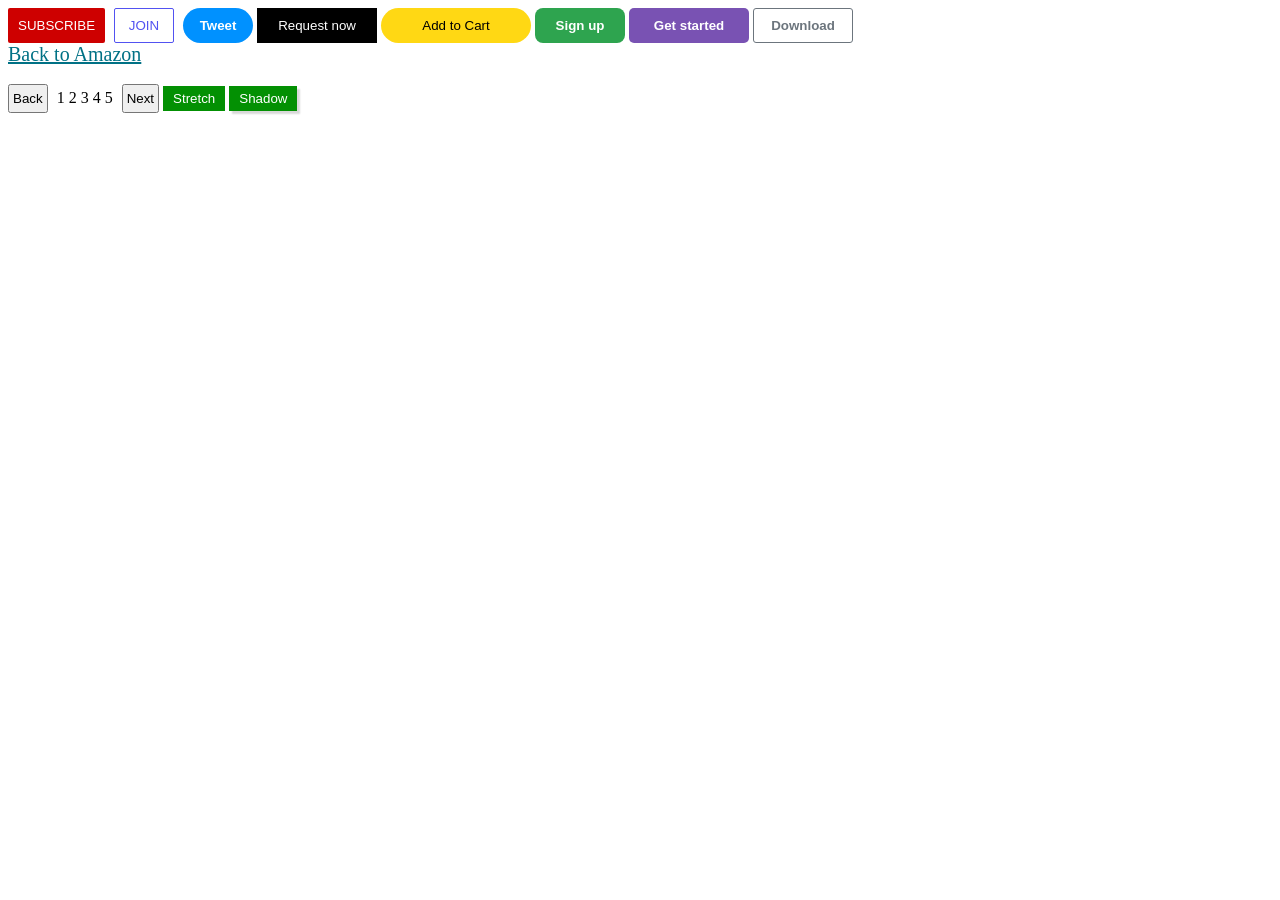
<file: intro-to-html/buttons.html>
<!DOCTYPE html>
<html>
  <head>
    <title>Buttons</title>
    <link rel="stylesheet" href="styles/buttons.css">
  </head>
  <body>
    <button class="subscribe-button">SUBSCRIBE</button>
    <button class="join-button">JOIN</button>
    <button class="tweet-button">Tweet</button>
    <button class="uber-button">Request now</button>
    <button class="amazon-button">Add to Cart</button>
    <button class="github-button">Sign up</button>
    <button class="boot1-button">Get started</button>
    <button class="boot2-button">Download</button>
    <br>
    <a href="https://www.amazon.in/" target="_blank" class="link">Back to Amazon</a>
    <br>
    <br>
    <button class="pag1-button">Back</button>
    <a class="l1">1</a>
    <a class="l2">2</a>
    <a class="l3">3</a>
    <a class="l4">4</a>
    <a class="l5">5</a>
    <button class="pag2-button">Next</button>
    <button class="strech-button">Stretch</button>
    <button class="shadow-button">Shadow</button>
  </body>
</html>
</file>
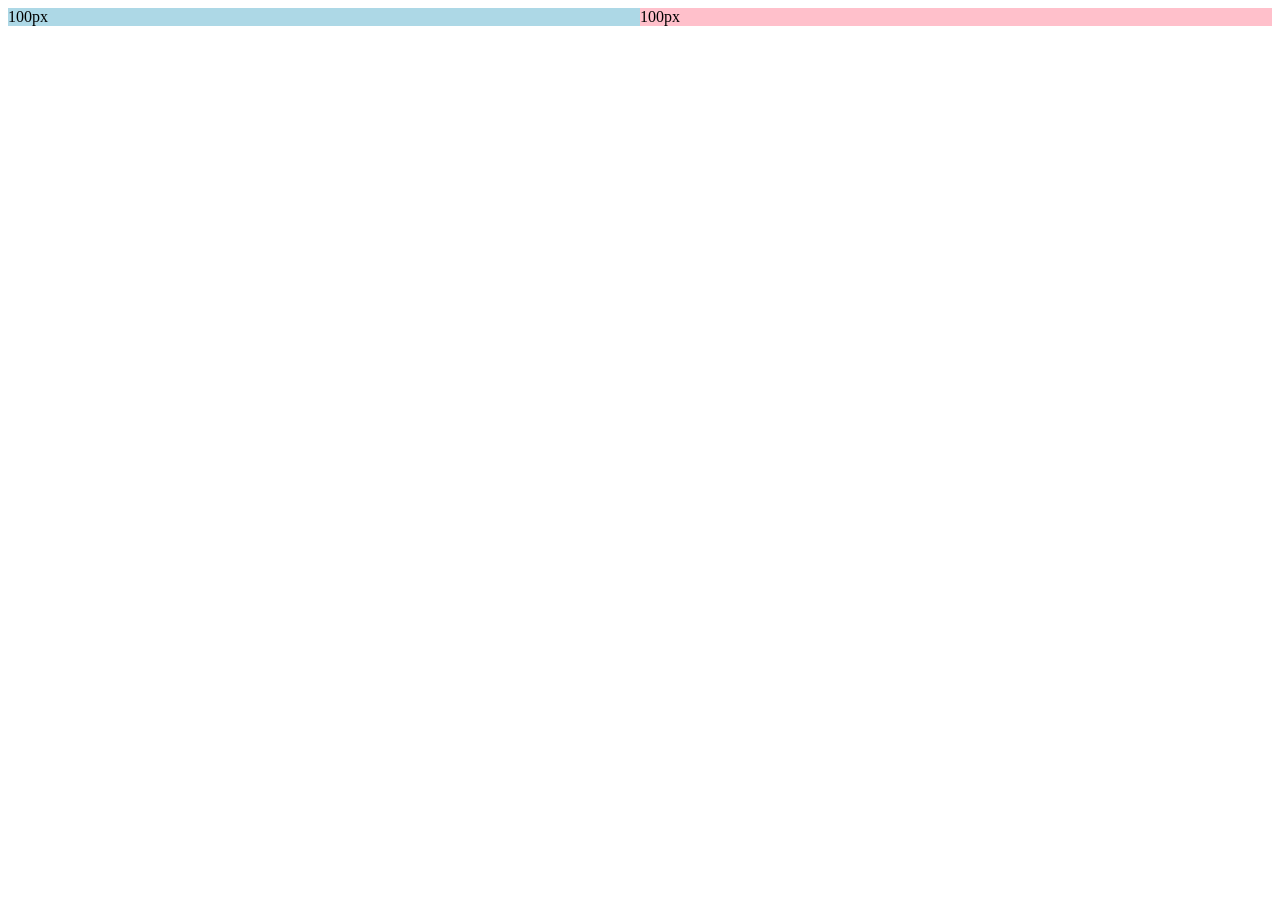
<file: intro-to-html/grid.html>
<!DOCTYPE html>
<html>
  <head>
    <title>Grid</title>
  </head>
  <body>
    <div style="
      display: grid;
      grid-template-columns: 1fr 1fr;  
    ">
      <div style="background-color: lightblue">
        100px
      </div>
      <div style="background-color: pink">
        100px
      </div>
    </div>
  </body>
</html>
</file>
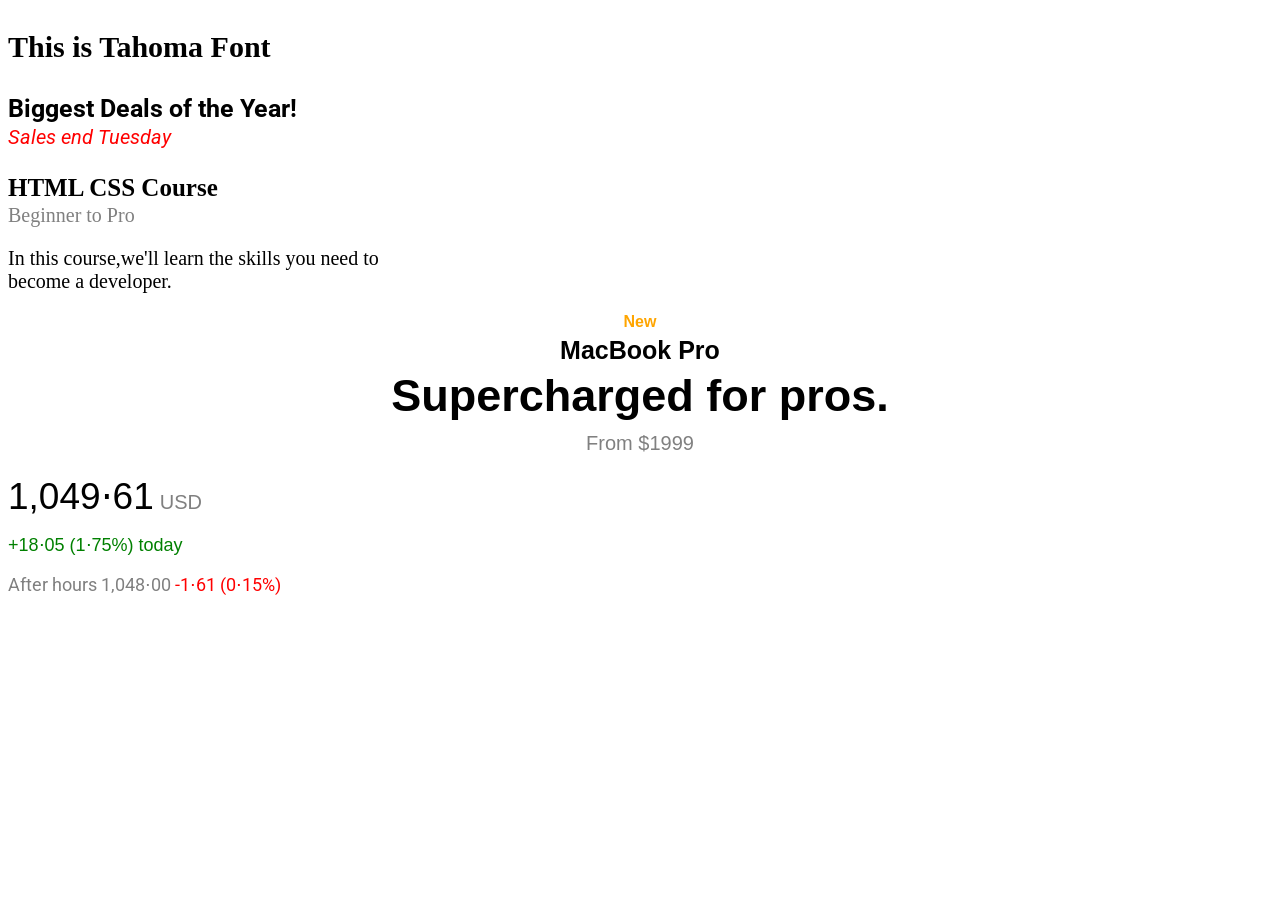
<file: intro-to-html/text.html>
<!DOCTYPE html>
<html>
  <head>
    <title>Text</title>
    <link rel="stylesheet" href="styles/text.css">
    <link rel="preconnect" href="https://fonts.googleapis.com">
    <link rel="preconnect" href="https://fonts.gstatic.com" crossorigin>
    <link href="https://fonts.googleapis.com/css2?family=Roboto:ital,wght@0,100..900;1,100..900&display=swap" rel="stylesheet">
  </head>
  <body>
    <p class="taho">This is Tahoma Font</p>
    <p class="sa1">Biggest Deals of the Year!</p>
    <p class="sa2">Sales end Tuesday</p>
    <p class="ver1">HTML CSS Course</p>
    <p class="ver2">Beginner to Pro</p>
    <p class="ver3">In this course,we'll learn the skills you need to become a developer.</p>
    <p class="new">New</p>
    <p class="mac">MacBook Pro</p>
    <p class="sup">Supercharged for pros.</p>
    <p class="fr">From &#36;1999</p>


    <p class="fir">
      <span class="dar">1&#44;049&#8901;61</span>
      <span class="dol">USD</span></p>
    <p class="sec">&#43;18&#8901;05 &#40;1&#8901;75&#37;&#41; today</p>
    <p class="thi">
      <span class="di">After hours 1&#44;048&#8901;00</span>
      <span class="re">&#45;1&#8901;61 &#40;0&#8901;15&#37;&#41;</span>
    </p>
  </body>
</html>
</file>
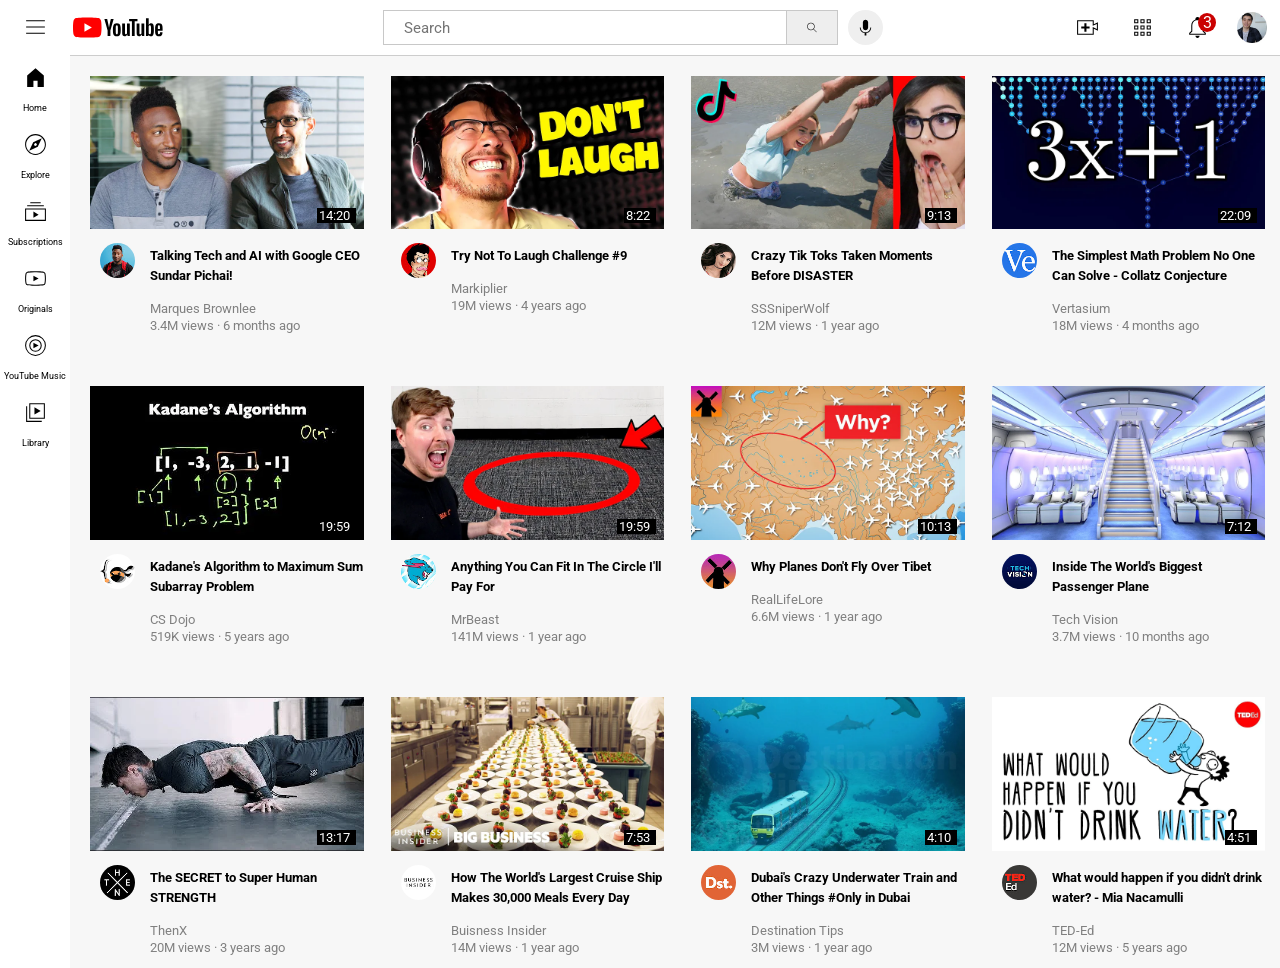
<file: youtube /youtube.html>
<!DOCTYPE html>
<html>
  <head>
    <title>Youtube</title>
    <link rel="preconnect" href="https://fonts.googleapis.com">
    <link rel="preconnect" href="https://fonts.gstatic.com" crossorigin>
    <link href="https://fonts.googleapis.com/css2?family=Roboto:ital,wght@0,100..900;1,100..900&display=swap" rel="stylesheet">
    <link rel="stylesheet" href="css/youtube.css">
    <link rel="stylesheet" href="css/header.css">
    <link rel="stylesheet" href="css/general.css">
    <link rel="stylesheet" href="css/side.css">
  </head>
  <body>

    <header class="header">
      <div class="left-section">
        <img class="ham" src="header-images/menu-button.svg">
        <img class="yt" src="header-images/youtube-logo.svg">
      </div>
      <div class="middle-section">
        <input class="search-bar" type="text" placeholder="Search">
        <img class="sea" src="header-images/search.svg">
        <img class="voi" src="header-images/voice.svg">

      </div>
      <div class="right-section">
        <img class="up" src="header-images/upload.svg">
        <img class="app" src="header-images/youtube-apps.svg">
        <div class="tot-not">
          <img class="not" src="header-images/notifications.svg">
          <p class="not-text">3</p>
        </div>
        <img class="my-ch" src="header-images/my-channel.jpeg">
      </div>
    </header>

    <div class="down">

      <nav class="side">
        <div class="s1">
          <img class="hom" src="side-images/home.svg">
          <p class="t1">Home</p>
        </div>
        <div class="s2">
          <img class="exp" src="side-images/explore.svg">
          <p class="t2">Explore</p>
        </div>
        <div class="s3">
          <img class="sub" src="side-images/subscriptions.svg">
          <p class="t3">Subscriptions</p>
        </div>
        <div class="s4">
          <img class="ori" src="side-images/originals.svg">
          <p class="t4">Originals</p>
        </div>
        <div class="s5">
           <img class="yt-ms" src="side-images/youtube-music.svg">
           <p class="t5">YouTube Music</p>
        </div>
        <div class="s6">
           <img class="lib" src="side-images/library.svg">
           <p class="t6">Library</p>
        </div>
      </nav>

      <main>
      <section class="videos-grid">
        <div class="video-preview">
            <div class="img-div">
              <a href="https://www.youtube.com/watch?v=n2RNcPRtAiY">
                <img class="thumbnail" src="thumbnails/img1.webp" >
              </a>
              <p class="time-stamp">14:20</p>
            </div>
          
          <div class="non-thumbnail-preview">
            <a href="https://www.youtube.com/c/mkbhd">
              <img class="channel-logo" src="channels/ch1.jpeg">
            </a>
            <div class="text-preview">
              <a href="https://www.youtube.com/watch?v=n2RNcPRtAiY">
                <p class="video-title">
                  Talking Tech and AI with Google CEO Sundar Pichai!
                </p>
              </a>
              <a href="https://www.youtube.com/c/mkbhd">
                <p class="channel-name">
                  Marques Brownlee
                </p>
              </a>
              <p class="views-time">
                3.4M views · 6 months ago
              </p>
            </div>
          </div>
        </div>

        <div class="video-preview">
            <div class="img-div">
              <a href="https://www.youtube.com/watch?v=mP0RAo9SKZk">
                <img class="thumbnail" src="thumbnails/img2.webp" >
              </a>
              <p class="time-stamp">8:22</p>
            </div>
          
          <div class="non-thumbnail-preview">
            <a href="https://www.youtube.com/c/markiplier">
              <img class="channel-logo" src="channels/ch2.jpeg">
            </a>
            <div class="text-preview">
              <a href="https://www.youtube.com/watch?v=mP0RAo9SKZk">
                <p class="video-title">
                  Try Not To Laugh Challenge #9
                </p>
              </a>
              <a href="https://www.youtube.com/c/markiplier">
                <p class="channel-name">
                  Markiplier
                </p>
              </a>
              <p class="views-time">
                19M views · 4 years ago
              </p>
            </div>
          </div>
        </div>

        <div class="video-preview">
            <div class="img-div">
              <a href="https://www.youtube.com/watch?v=n2RNcPRtAiY">
                <img class="thumbnail" src="thumbnails/img3.webp" >
              </a>
              <p class="time-stamp">9:13</p>
            </div>
          
          <div class="non-thumbnail-preview">
            <a href="https://www.youtube.com/c/mkbhd">
              <img class="channel-logo" src="channels/ch3.jpeg">
            </a>
            <div class="text-preview">
              <a href="https://www.youtube.com/watch?v=n2RNcPRtAiY">
                <p class="video-title">
                  Crazy Tik Toks Taken Moments Before DISASTER  
                </p>
              </a>
              <a href="https://www.youtube.com/c/mkbhd">
                <p class="channel-name">
                  SSSniperWolf
                </p>
              </a>
              <p class="views-time">
                12M views · 1 year ago
              </p>
            </div>
          </div>
        </div>

        <div class="video-preview">
            <div class="img-div">
              <a href="https://www.youtube.com/watch?v=094y1Z2wpJg">
                <img class="thumbnail" src="thumbnails/img4.webp" >
              </a>
              <p class="time-stamp">22:09</p>
            </div>
          
          <div class="non-thumbnail-preview">
            <a href="https://www.youtube.com/c/veritasium">
              <img class="channel-logo" src="channels/ch4.jpeg">
            </a>
            <div class="text-preview">
              <a href="https://www.youtube.com/watch?v=094y1Z2wpJg">
                <p class="video-title">
                  The Simplest Math Problem No One Can Solve - Collatz Conjecture
                </p>
              </a>
              <a href="https://www.youtube.com/c/veritasium">
                <p class="channel-name">
                  Vertasium
                </p>
              </a>
              <p class="views-time">
                18M views · 4 months ago
              </p>
            </div>
          </div>
        </div>

        <div class="video-preview">
            <div class="img-div">
              <a href="https://www.youtube.com/watch?v=86CQq3pKSUw">
                <img class="thumbnail" src="thumbnails/img5.webp" >
              </a>
              <p class="time-stamp">19:59</p>
            </div>
          
          <div class="non-thumbnail-preview">
            <a href="https://www.youtube.com/c/CSDojo">
              <img class="channel-logo" src="channels/ch5.jpeg">
            </a>
            <div class="text-preview">
              <a href="https://www.youtube.com/watch?v=86CQq3pKSUw">
                <p class="video-title">
                  Kadane's Algorithm to Maximum Sum Subarray Problem
                </p>
              </a>
              <a href="https://www.youtube.com/c/CSDojo">
                <p class="channel-name">
                  CS Dojo
                </p>
              </a>
              <p class="views-time">
                519K views · 5 years ago
              </p>
            </div>
          </div>
        </div>

        <div class="video-preview">
            <div class="img-div">
              <a href="https://www.youtube.com/watch?v=yXWw0_UfSFg">
                <img class="thumbnail" src="thumbnails/img6.webp" >
              </a>
              <p class="time-stamp">19:59</p>
            </div>
          
          <div class="non-thumbnail-preview">
            <a href="https://www.youtube.com/channel/UCX6OQ3DkcsbYNE6H8uQQuVA">
              <img class="channel-logo" src="channels/ch6.jpeg">
            </a>
            <div class="text-preview">
              <a href="https://www.youtube.com/watch?v=yXWw0_UfSFg">
                <p class="video-title">
                  Anything You Can Fit In The Circle I&#39;ll Pay For
                </p>
              </a>
              <a href="https://www.youtube.com/channel/UCX6OQ3DkcsbYNE6H8uQQuVA">
                <p class="channel-name">
                  MrBeast
                </p>
              </a>
              <p class="views-time">
                141M views · 1 year ago
              </p>
            </div>
          </div>
        </div>

        <div class="video-preview">
            <div class="img-div">
              <a href="https://www.youtube.com/watch?v=fNVa1qMbF9Y">
                <img class="thumbnail" src="thumbnails/img7.webp" >
              </a>
              <p class="time-stamp">10:13</p>
            </div>
          
          <div class="non-thumbnail-preview">
            <a href="https://www.youtube.com/channel/UCP5tjEmvPItGyLhmjdwP7Ww">
              <img class="channel-logo" src="channels/ch7.jpeg">
            </a>
            <div class="text-preview">
              <a href="https://www.youtube.com/watch?v=fNVa1qMbF9Y">
                <p class="video-title">
                  Why Planes Don&#39;t Fly Over Tibet
                </p>
              </a>
              <a href="https://www.youtube.com/channel/UCP5tjEmvPItGyLhmjdwP7Ww">
                <p class="channel-name">
                  RealLifeLore
                </p>
              </a>
              <p class="views-time">
                6.6M views · 1 year ago
              </p>
            </div>
          </div>
        </div>

        <div class="video-preview">
            <div class="img-div">
              <a href="https://www.youtube.com/watch?v=lFm4EM1juls">
                <img class="thumbnail" src="thumbnails/img8.webp" >
              </a>
              <p class="time-stamp">7:12</p>
            </div>
          
          <div class="non-thumbnail-preview">
            <a href="https://www.youtube.com/channel/UCHAK6CyegY22Zj2GWrcaIxg">
              <img class="channel-logo" src="channels/ch8.jpeg">
            </a>
            <div class="text-preview">
              <a href="https://www.youtube.com/watch?v=lFm4EM1juls">
                <p class="video-title">
                  Inside The World&#39;s Biggest Passenger Plane
                </p>
              </a>
              <a href="https://www.youtube.com/channel/UCHAK6CyegY22Zj2GWrcaIxg">
                <p class="channel-name">
                  Tech Vision
                </p>
              </a>
              <p class="views-time">
                3.7M views · 10 months ago
              </p>
            </div>
          </div>
        </div>

        <div class="video-preview">
            <div class="img-div">
              <a href="https://www.youtube.com/watch?v=ixmxOlcrlUc">
                <img class="thumbnail" src="thumbnails/img9.webp" >
              </a>
              <p class="time-stamp">13:17</p>
            </div>
          
          <div class="non-thumbnail-preview">
            <a href="https://www.youtube.com/c/OFFICIALTHENXSTUDIOS">
              <img class="channel-logo" src="channels/ch9.jpeg">
            </a>
            <div class="text-preview">
              <a href="https://www.youtube.com/watch?v=ixmxOlcrlUc">
                <p class="video-title">
                  The SECRET to Super Human STRENGTH
                </p>
              </a>
              <a href="https://www.youtube.com/c/OFFICIALTHENXSTUDIOS">
                <p class="channel-name">
                  ThenX
                </p>
              </a>
              <p class="views-time">
                20M views · 3 years ago
              </p>
            </div>
          </div>
        </div>

        <div class="video-preview">
            <div class="img-div">
              <a href="https://www.youtube.com/watch?v=R2vXbFp5C9o">
                <img class="thumbnail" src="thumbnails/img10.webp" >
              </a>
              <p class="time-stamp">7:53</p>
            </div>
          
          <div class="non-thumbnail-preview">
            <a href="https://www.youtube.com/user/businessinsider">
              <img class="channel-logo" src="channels/ch10.jpeg">
            </a>
            <div class="text-preview">
              <a href="https://www.youtube.com/watch?v=R2vXbFp5C9o">
                <p class="video-title">
                  How The World&#39;s Largest Cruise Ship Makes 30,000 Meals Every Day
                </p>
              </a>
              <a href="https://www.youtube.com/user/businessinsider">
                <p class="channel-name">
                  Buisness Insider
                </p>
              </a>
              <p class="views-time">
                14M views · 1 year ago
              </p>
            </div>
          </div>
        </div>

        <div class="video-preview">
            <div class="img-div">
              <a href="https://www.youtube.com/watch?v=0nZuYyXET3s">
                <img class="thumbnail" src="thumbnails/img11.webp" >
              </a>
              <p class="time-stamp">4:10</p>
            </div>
          
          <div class="non-thumbnail-preview">
            <a href="https://www.youtube.com/c/Destinationtips">
              <img class="channel-logo" src="channels/ch11.jpeg">
            </a>
            <div class="text-preview">
              <a href="https://www.youtube.com/watch?v=0nZuYyXET3s">
                <p class="video-title">
                  Dubai&#39;s Crazy Underwater Train and Other Things #Only in Dubai
                </p>
              </a>
              <a href="https://www.youtube.com/c/Destinationtips">
                <p class="channel-name">
                  Destination Tips
                </p>
              </a>
              <p class="views-time">
                3M views · 1 year ago
              </p>
            </div>
          </div>
        </div>

        <div class="video-preview">
            <div class="img-div">
              <a href="https://www.youtube.com/watch?v=9iMGFqMmUFs">
                <img class="thumbnail" src="thumbnails/img12.webp" >
              </a>
              <p class="time-stamp">4:51</p>
            </div>
          
          <div class="non-thumbnail-preview">
            <a href="https://www.youtube.com/teded">
              <img class="channel-logo" src="channels/ch12.jpeg">
            </a>
            <div class="text-preview">
              <a href="https://www.youtube.com/watch?v=9iMGFqMmUFs">
                <p class="video-title">
                  What would happen if you didn&#39;t drink water? - Mia Nacamulli
                </p>
              </a>
              <a href="https://www.youtube.com/teded">
                <p class="channel-name">
                  TED-Ed
                </p>
              </a>
              <p class="views-time">
                12M views · 5 years ago
              </p>
            </div>
          </div>
        </div>
      </section>
    </main>
  

  </body>
</html>

<!-- Comment -->
</file>
<file: intro-to-html/styles/buttons.css>
.subscribe-button {
    background-color: rgb(206, 0, 0);
    border: none;
    color: white;
    padding-top: 10px;
    padding-bottom: 10px;
    padding-right: 10px;
    padding-left: 10px;
    cursor: pointer;  
    border-radius: 2px;
    margin-right: 5px;
    transition: opacity 0.15s;
  }
  .subscribe-button:hover {
    opacity: 0.7;
  }
  .subscribe-button:active {
    opacity: 0.5;
  }
  .join-button {
    background-color: white;
    border: 1px solid rgb(82, 82, 241);
    color: rgb(82, 82, 241);
    height: 35px;
    width: 60px;
    margin-right: 5px;
    border-radius: 2px;
    transition: background-color 0.5s, color 0.5s;
  }
  .join-button:hover {
    color: white;
    background-color:rgb(14, 78, 255);
  }
   .join-button:active {
    opacity: 0.7;
  }
  .tweet-button {
    background-color: rgb(0, 145, 255);
    color: white;
    border: none;
    height: 35px;
    width: 70px;
    border-radius: 17.5px;
    font-weight: bold;
    box-shadow: 2px, 2px, 2px, black;
  }
  .tweet-button:hover {
    box-shadow: 5px 5px 10px rgba(0,0,0,0.15);
  }
  .uber-button{
    background-color: black;
    color: white;
    border: black;
    height: 35px;
    width: 120px;
  }
  .amazon-button {
    background-color: rgb(255,216,20);
    color: black;
    border: none;
    height: 35px;
    width: 150px;
    border-radius: 17.5px;
  }
  .github-button {
    background-color: rgb(46,164,79);
    color: white;
    border: none;
    height: 35px;
    width: 90px;
    border-radius: 8px;
    font-weight: bold;
  }
  .boot1-button {
    background-color: rgb(121,82,179);
    border: none;
    color: white;
    height: 35px;
    width: 120px;
    border-radius: 5px;
    font-weight: bold;
  }
  .boot2-button{
    background-color: white;
    border: 1px solid rgb(108,117,125);
    border-radius: 3px;
    color: rgb(108,117,125);
    height: 35px;
    width: 100px;
    font-weight: bold;
  }
  .link{
    color: rgb(0,113,133);
    font-size: 20px; 
  }
  .pag1-button{
    padding-top:5px;
    padding-bottom:5px;
    padding-right:3px;
    padding-left:3px;
  }
  .pag2-button{
    padding-top:5px;
    padding-bottom:5px;
    padding-right:3px;
    padding-left:3px;
  }
  .l1{
    margin-left:5px;
  }
  .l5{
    margin-right:5px;
  }
  .strech-button{
    color: white;
    border: none;
    background-color: rgb(3, 144, 3);
    padding-top:5px;
    padding-bottom:5px;
    padding-right:10px;
    padding-left:10px;
    transition: padding-top 0.5s, padding-bottom 0.5s, padding-right 0.5s, padding-left 0.5s;
  }
  .strech-button:hover{
    padding-top:10px;
    padding-bottom:10px;
    padding-right:20px;
    padding-left:20px;
  }
  .shadow-button{
    color: white;
    border: none;
    background-color: rgb(3, 144, 3);
    padding-top:5px;
    padding-bottom:5px;
    padding-right:10px;
    padding-left:10px;
    box-shadow: 3px 3px 1.5px rgba(0,0,0,0.15);
  }
  .shadow-button:active{
    box-shadow: none;
  }
</file>
<file: intro-to-html/styles/text.css>
p{
  font-family: Roboto;
}
.taho{
    font-weight: bold;
    font-family: Tahoma;
    font-size: 30px;
}
.sa1{

    font-size: 25px;
    font-weight: bold;
    margin-bottom:2px;
}
.sa2{

    font-size:20px;
    color: red;
    font-style: italic;
    margin-top:2px;
}
.ver1{
    font-family: Verdana;
    font-size: 25px;
    font-weight: bold;
    margin-bottom:2px
}
.ver2{
    font-family: Verdana;
    font-size: 20px;
    color: grey;
    margin-top: 2px;
    margin-bottom: 20px;
}
.ver3{
    font-family: Verdana;
    font-size: 20px;
    width: 380px;
    margin-top: 20px;
}
.new{
    text-align: center;
    color: orange;
    font-family: Arial;
    font-weight: bold;
    margin-bottom:5px;
}
.mac{
    font-family: Arial;
    font-weight: Bold;
    text-align: center;
    font-size: 25px;
    margin-top: 5px;
    margin-bottom:5px;
}
.sup{
    font-family: Arial;
    font-weight: Bold;
    text-align: center;
    font-size: 45px;
    margin-top: 5px;
    margin-bottom:10px;
}
.fr{
    font-family: Arial;
    text-align: center;
    font-size: 20px;
    font-weight: light;
    margin-top: 10px;
    color: grey;
}
.dar{
    font-family: Arial;
    font-size:37px;
    margin-right: 2px;
}
.dol{
    font-family: Arial;
    font-size:20px;
    color: grey;
    margin-bottom: 7px
}
.sec{
    font-family: Arial;
    color: green;
    font-size: 18px;
    margin-top: 7px
}
.thi{
    font-size: 18px;
    margin-top: 7px
}
.di{
    color: grey;
}
.re{
    color: red;
}
</file>
<file: youtube /css/youtube.css>
/* Comment */

.videos-grid{
  background-color: rgb(247, 247, 247);
  border-top: 1px solid rgb(205, 205, 205);
  padding-top: 20px;
  padding-left: 20px;
  margin-left: 70px;
}

    .video-preview{
      margin-right: 15px
    }
    .thumbnail{
      width: 100%;
    }
    .channel-logo{
      width: 35px;
      border-radius: 50%;
      padding: 10px;
    }
    .non-thumbnail-preview{
      display: grid;
      grid-template-columns: 60px 1fr;
    }
    a{
      text-decoration: none;
    }
    .video-title{
      color: black;
      width: 100%;
      font-weight: bold;
      font-size: 13px;
      line-height: 20px;
    }
    .channel-name{
      font-size: 13px;
      color:grey;
      margin-top: 15px;
      margin-bottom: 2px;
    }
    .views-time{
      font-size: 13px;
      color:grey;
      margin-top: 2px;
    }
    .videos-grid{
      display: grid;
      grid-template-columns: 1fr 1fr 1fr;
      column-gap: 12px;
      row-gap: 40px;
    }
    .img-div{
      position: relative;
    }
    .time-stamp{
      background-color: black;
      font-size: 13px;
      color: white;
      position: absolute;
      bottom:10px;
      right: 8px;
      margin-bottom: 0;
      padding-left: 2px;
      padding-right: 6px;
    }
    @media (max-width: 850px){
      .videos-grid{
        grid-template-columns: 1fr 1fr;
      }
    }
    @media (min-width: 1200px){
      .videos-grid{
        grid-template-columns: 1fr 1fr 1fr 1fr;
      }
    }
</file>
<file: youtube /css/header.css>
.header{
  background-color: white;
  display: flex;
  flex-direction: row;
  justify-content: space-between;
  position: fixed;
  top: 0px;
  left: 0px;
  right: 0px;
  height: 55px;
  z-index: 100;
}
.left-section{
  width: 170px;
  display: flex;
  flex-direction: row;

}
.middle-section{
  flex: 1;
  margin-left: 70px;
  margin-right: 35px;
  max-width: 500px;
  display: flex;
  flex-direction: row;
  margin-top: 10px;
  margin-bottom: 10px;
}
.right-section{
  width: 220px;
  display: flex;
  flex-direction: row;
}
.ham{
  width: 25px;
  margin-left: 23px;
  margin-right: 25px;
  cursor: pointer;
}
.yt{
  width: 90px;
  cursor: pointer;
}
.up{
  width: 25px;
  margin: 15px;
  cursor: pointer;
}
.app{
  width: 25px;
  margin: 15px;
  cursor: pointer;
}
.not{
  width: 25px;
  margin: 15px;
  cursor: pointer;
}
.my-ch{
  width: 30px;
  margin: 12px;
  cursor: pointer;
}
.search-bar{
  flex: 1;
  border: 1px solid rgb(200, 200, 200);
  width: 0;
}
.search-bar::placeholder{
  font-family: Roboto;
  padding: 10px;
  font-size: 15px;
}
.search-bar::input{
  padding: 10px;
  font-size: 15px;
}
input[type="search"]:focus {
    outline: none;
    border: 1px solid rgb(0, 170, 255);
}
.sea{
  width: 30px;
  background-color: rgb(238, 238, 238);
  padding: 10px;
  border: 1px solid rgb(200, 200, 200);
  border-left: none;
  cursor: pointer;
}
.sea:hover{
  background-color: rgb(230, 230, 230);
}
.voi{
  padding: 7px;
  margin-left: 10px;
  background-color: rgb(239, 239, 239);
  cursor: pointer;
  border-radius: 50% 
  
}
.tot-not{
  position: relative;
}
.not-text{
  color: white;
  width: 18px;
  background-color: rgb(202, 2, 2);
  border-radius: 50%;
  position: absolute;
  bottom: 7px;
  left: 28px;
  text-align: center;
}

input {
  padding-left: 10px;
  font-size: 16px;
}
</file>
<file: youtube /css/general.css>
p{
  font-family: Roboto;
}
body {
  margin: 0;
}
.down{
  display: flex;
  flex-direction: row;
  margin-top: 55px;
}
.side{
  background-color: white;
  position: fixed;
}
</file>
<file: youtube /css/side.css>
.hom{
  margin-top: 10px;
  margin-bottom: 0;
  width:25px;
}
.exp{
  margin-top: 10px;
  margin-bottom: 0;
  width:25px;
}
.sub{
  margin-top: 10px;
  margin-bottom: 0;
  width:25px;
}
.ori{
  margin-top: 10px;
  margin-bottom: 0;
  width:25px;
}
.yt-ms{
  margin-top: 10px;
  margin-bottom: 0;
  width:25px;
}
.lib{
  margin-top: 10px;
  margin-bottom: 0;
  width:25px;
}

.side{
  display: flex;
  flex-direction: column;
}
.s1{
  width: 70px;
  text-align: center;
  cursor: pointer;
}
.s1:hover{
  background-color: rgb(212, 212, 212);
}
.s2{
  width: 70px;
  text-align: center;
  cursor: pointer;
}
.s2:hover{
  background-color: rgb(212, 212, 212);
}
.s3{
  width: 70px;
  text-align: center;
  cursor: pointer;
}
.s3:hover{
  background-color: rgb(212, 212, 212);
}
.s4{
  width: 70px;
  text-align: center;
  cursor: pointer;
}
.s4:hover{
  background-color: rgb(212, 212, 212);
}
.s5{
  width: 70px;
  text-align: center;
  cursor: pointer;
}
.s5:hover{
  background-color: rgb(212, 212, 212);
}
.s6{
  width: 70px;
  text-align: center;
  cursor: pointer;
}
.s6:hover{
  background-color: rgb(212, 212, 212);
}

.t1, .t2, .t3, .t4, .t5, .t6{
  font-size: 9px;
}
</file>
